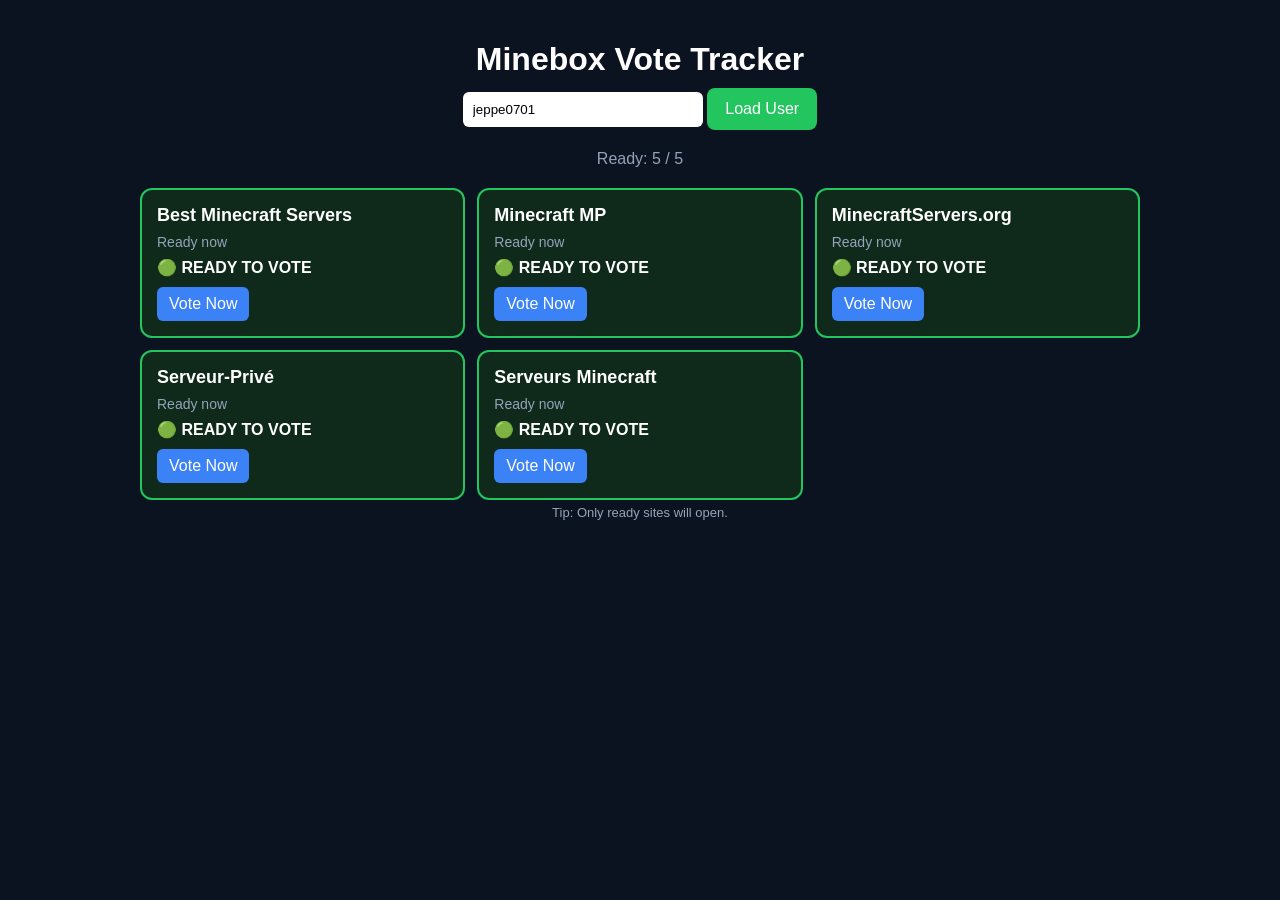
<file: vote/index.html>
<!DOCTYPE html>
<html>
<head>
    <title>Minebox Vote Tracker</title>

    <style>
    body {
        margin: 0;
        font-family: Arial, sans-serif;
        background: #0b1220;
        color: white;
        padding: 20px;
    }

    h1 {
        text-align: center;
        margin-bottom: 10px;
    }

    #summary {
        text-align: center;
        margin-bottom: 20px;
        color: #94a3b8;
    }

    .grid {
        display: grid;
        grid-template-columns: repeat(auto-fit, minmax(250px, 1fr));
        gap: 12px;
        max-width: 1000px;
        margin: auto;
    }

    .card {
        padding: 15px;
        border-radius: 12px;
        background: #1f2937;
        border: 2px solid transparent;
    }

    .ready {
        border-color: #22c55e;
        background: #0f2a1b;
    }

    .waiting {
        border-color: #ef4444;
    }

    .title {
        font-weight: bold;
        font-size: 18px;
        margin-bottom: 8px;
    }

    .time {
        color: #94a3b8;
        font-size: 14px;
        margin-bottom: 8px;
    }

    .status {
        margin-bottom: 10px;
        font-weight: bold;
    }

    a {
        display: inline-block;
        padding: 8px 12px;
        background: #3b82f6;
        color: white;
        text-decoration: none;
        border-radius: 6px;
    }
    button {
    padding: 12px 18px;
    border: none;
    border-radius: 8px;
    cursor: pointer;
    font-size: 16px;
    background: #22c55e;
    color: white;
}

button:hover {
    opacity: 0.9;
}
</style>
</head>
<body>

<h1>Minebox Vote Tracker</h1>

<div style="text-align:center; margin-bottom:20px;">
    <input
        id="usernameInput"
        placeholder="Enter username"
        value="jeppe0701"
        style="
            padding:10px;
            border-radius:6px;
            border:none;
            width:220px;
        "
    >

    <button id="loadUserBtn">
        Load User
    </button>
</div>

<div id="summary">Loading...</div>

<div id="votes" class="grid">Loading...</div>

<div id="hint" style="text-align:center; color:#94a3b8; font-size:13px; margin-top:5px;">
    Tip: Only ready sites will open.
</div>
</body>

    <script>
    
let currentUser = "jeppe0701";

if ("Notification" in window && Notification.permission !== "granted") {
    Notification.requestPermission();
}
const SITES = {
  "Best Minecraft Servers": {
    name: "Best Minecraft Servers",
    url: "https://best-minecraft-servers.co/server-minebox.26336/vote"
  },
  "Minecraft-MP.com": {
    name: "Minecraft MP",
    url: "https://minecraft-mp.com/server/358777/vote"
  },
  "MinecraftServers.org": {
    name: "MinecraftServers.org",
    url: "https://minecraftservers.org/vote/668761"
  },
  "ServeurPrive": {
    name: "Serveur-Privé",
    url: "https://serveur-prive.net/minecraft/minebox/vote"
  },
  "Serveurs Minecraft": {
    name: "Serveurs Minecraft",
    url: "https://www.serveursminecraft.org/serveur/6292/"
  }
};

let voteData = {};
let readySites = [];
let previousState = {};

function notify(siteName, url) {

    if (Notification.permission !== "granted") return;

    const notification = new Notification("🟢 Vote Ready!", {
        body: `${siteName} is ready to vote`,
        icon: "https://www.minecraft.net/etc.clientlibs/minecraft/clientlibs/main/resources/favicon.ico"
    });

    // 🔥 click opens site
    notification.onclick = () => {
        window.open(url, "_blank");
    };
}

function render() {
    const container = document.getElementById("votes");

    const now = Date.now();

    const entries = Object.keys(SITES).map(siteKey => {

        const dateString = voteData[siteKey];

        const voteTime = dateString ? new Date(dateString).getTime() : null;

        // 🔥 KEY FIX: if missing from API → READY
        const ready = !voteTime;

        let diff = null;

        if (!ready) {
            diff = voteTime - now;
        }

        return {
            site: siteKey,
            voteTime,
            diff,
            ready
        };
    });

    entries.sort((a, b) => b.ready - a.ready);

    let readyCount = 0;
    readySites = [];

    container.innerHTML = "";

    for (const item of entries) {

        const siteInfo = SITES[item.site];
const wasReady = previousState[item.site];
const isReady = item.ready;

// 🔥 trigger ONLY when it changes from false → true
if (!wasReady && isReady) {
    notify(siteInfo.name, siteInfo.url);
}

previousState[item.site] = isReady;
        if (item.ready) {
            readyCount++;
            if (siteInfo?.url) {
                readySites.push(siteInfo.url);
            }
        }

        let statusText;

        if (item.ready) {
            statusText = "🟢 READY TO VOTE";
        } else {
            const hours = Math.floor(item.diff / 3600000);
            const minutes = Math.floor((item.diff % 3600000) / 60000);
            const seconds = Math.floor((item.diff % 60000) / 1000);

            statusText = `⏳ ${hours}h ${minutes}m ${seconds}s`;
        }

        container.innerHTML += `
            <div class="card ${item.ready ? "ready" : "waiting"}">

                <div class="title">
                    ${siteInfo.name}
                </div>

                <div class="time">
                    ${item.ready ? "Ready now" : new Date(item.voteTime).toLocaleString()}
                </div>

                <div class="status">
                    ${statusText}
                </div>

                <a href="${siteInfo.url}" target="_blank">
                    Vote Now
                </a>

            </div>
        `;
    }

    document.getElementById("summary").innerText =
        `Ready: ${readyCount} / ${entries.length}`;
}

async function loadVotes() {
  try {
const res = await fetch(
    `https://api.minebox.co/votes/${currentUser}`
);
voteData = await res.json();
    render();
  } catch (err) {
    document.getElementById("votes").innerHTML =
      "Failed to load API data.";
    console.error(err);
  }
}

// initial load
loadVotes();

// live updates
setInterval(render, 1000);
setInterval(loadVotes, 60000);
document
    .getElementById("loadUserBtn")
    .addEventListener("click", () => {

        const username =
            document
                .getElementById("usernameInput")
                .value
                .trim();

        if (!username) {
            alert("Enter a username.");
            return;
        }

        currentUser = username;

        loadVotes();
    });
</script>
</html>
</file>
